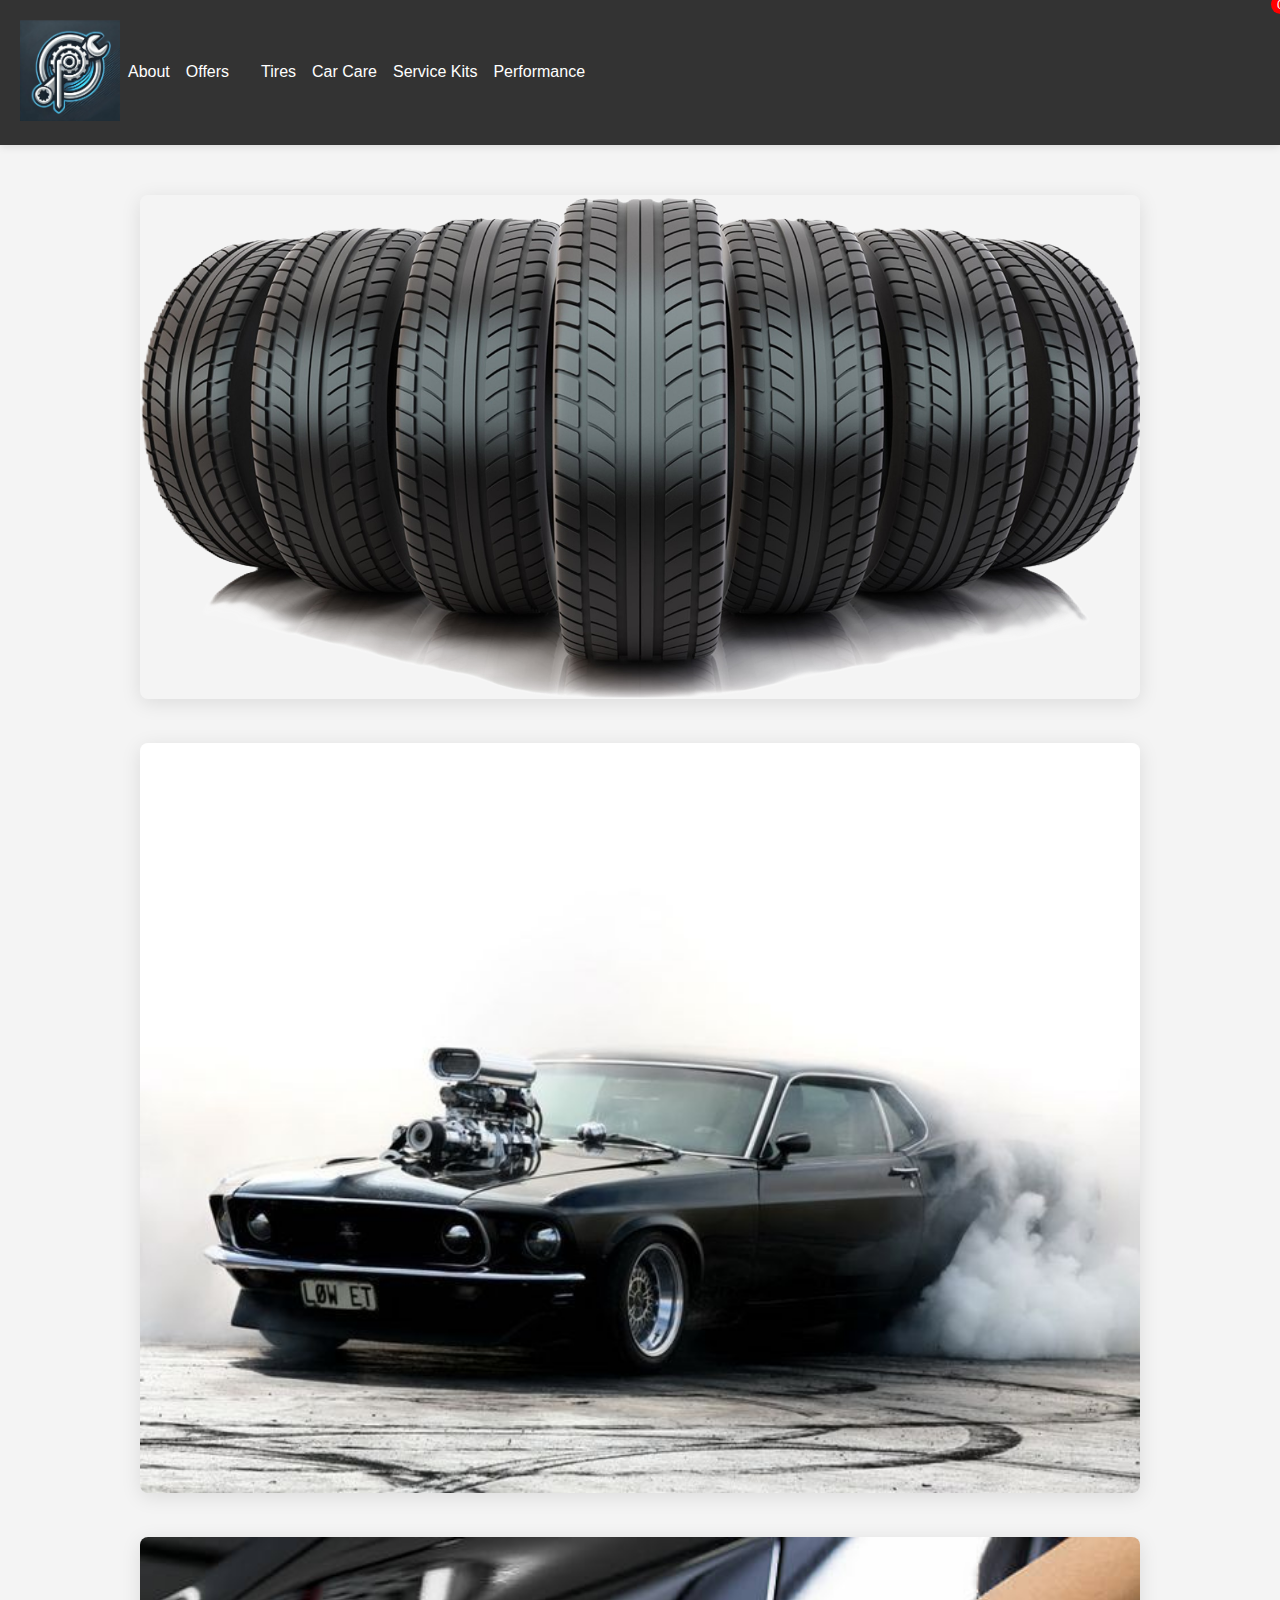
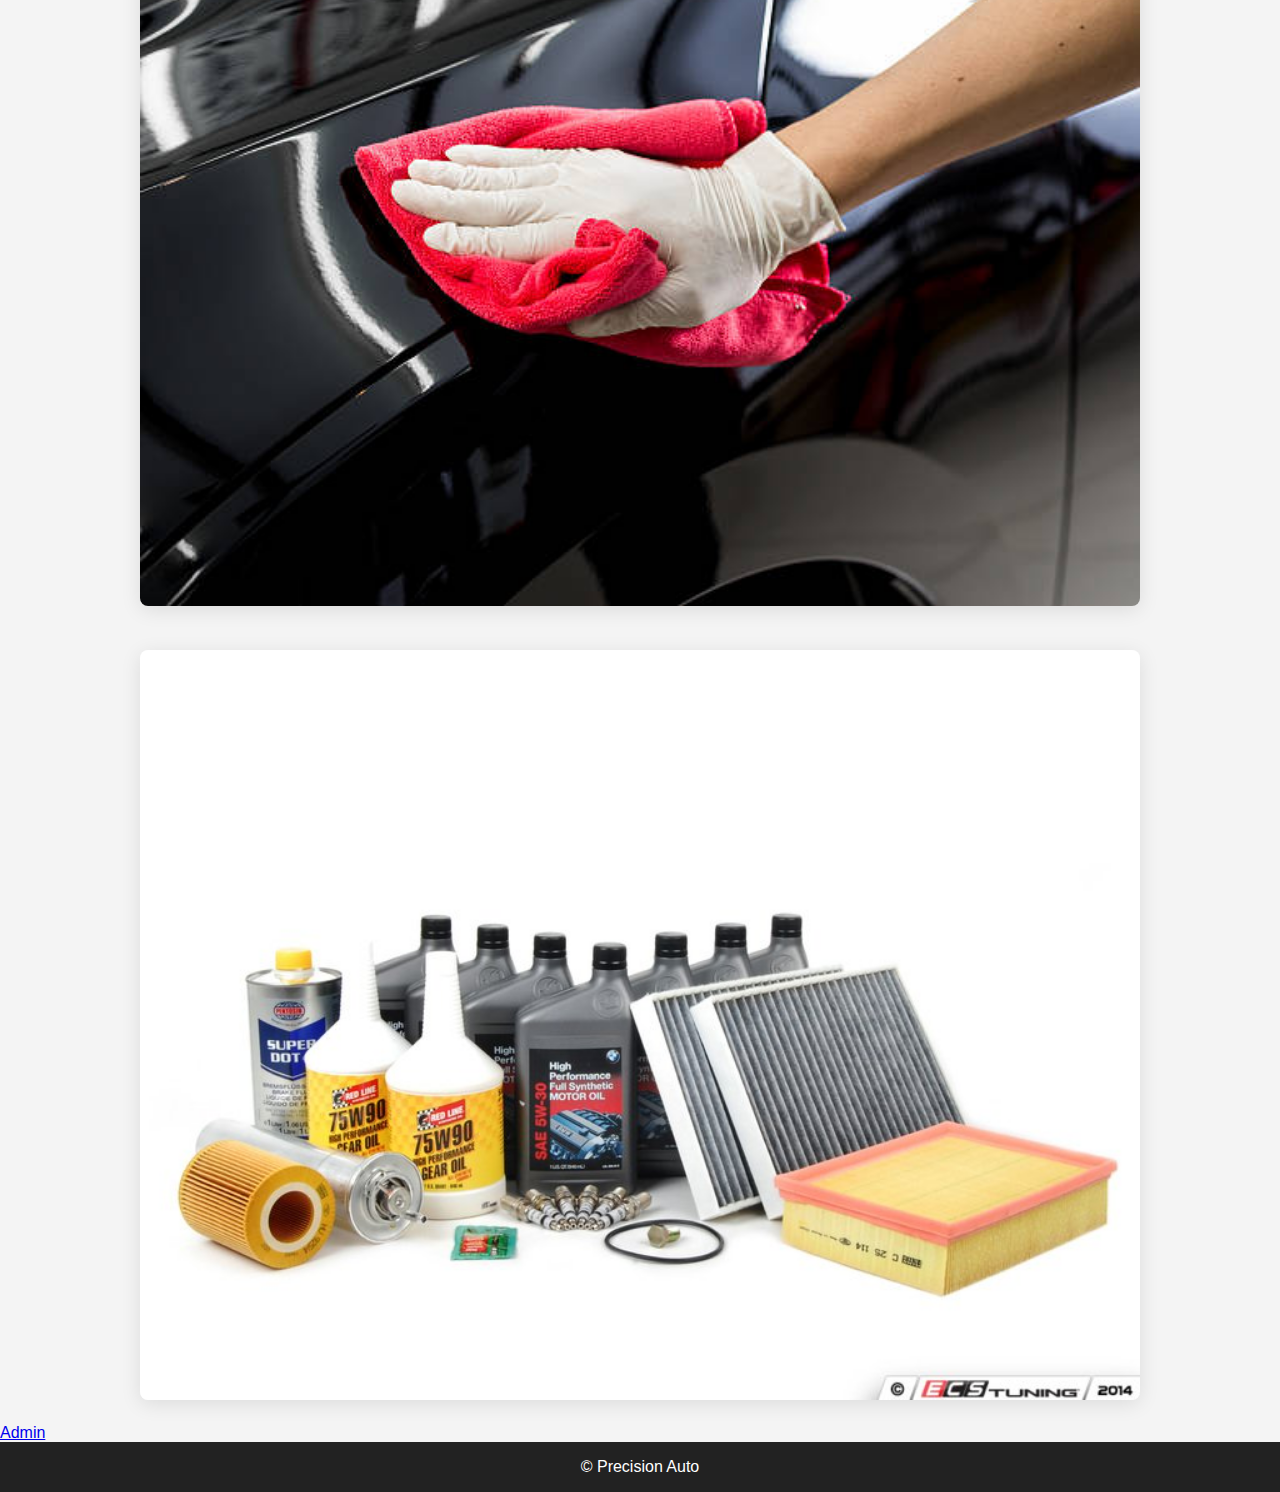
<file: index.html>
<!DOCTYPE html>
<html lang="en">
<head>
  <meta charset="UTF-8" />
  <meta name="viewport" content="width=device-width, initial-scale=1.0" />
  <title>Precision Auto</title>
  <link href="https://fonts.googleapis.com/css2?family=Lato:wght@300;400;700;900&display=swap" rel="stylesheet" />
  <link rel="stylesheet" href="style.css" />
</head>

<body>

  <nav>
    <a href="index.html"><img src="./images/logo.jpg" width="100px"/></a>

    <div class="nav-group">
      <!--<div class="nav-heading">Site Pages</div>-->
      <a href="about.html">About</a>
      <a href="limitedOffer.html">Offers</a>
      <a href="cart.html" class="cart-link">
        <i class="fas fa-shopping-cart"></i>
        <span id="cart-count">0</span>
      </a>
    </div>

    <div class="nav-group">
      <!--<div class="nav-heading">Products</div>-->
      <a href="tires.html">Tires</a>
      <a href="carCare.html">Car Care</a>
      <a href="serviceKits.html">Service Kits</a>
      <a href="performanceUpgrade.html">Performance</a>
    </div>
  </nav>

  <div class="container">
    <a href="tires.html"><img src="./images/tiresNoBg.png" alt="Tires" class="sliderImg" /></a>
    <a href="performanceUpgrade.html"><img src="./images/burnout.jpg" alt="Performance Upgrade" class="sliderImg" /></a>
    <a href="carCare.html"><img src="./images/carCare.jpg" alt="Car Care" class="sliderImg" /></a>
    <a href="serviceKits.html"><img src="./images/serviceKit.jpg" alt="Service Kits" class="sliderImg" /></a>
  </div>
  <a href= "login.html">Admin</a>
  <footer>&copy; Precision Auto</footer>

</body>
</html>
</file>
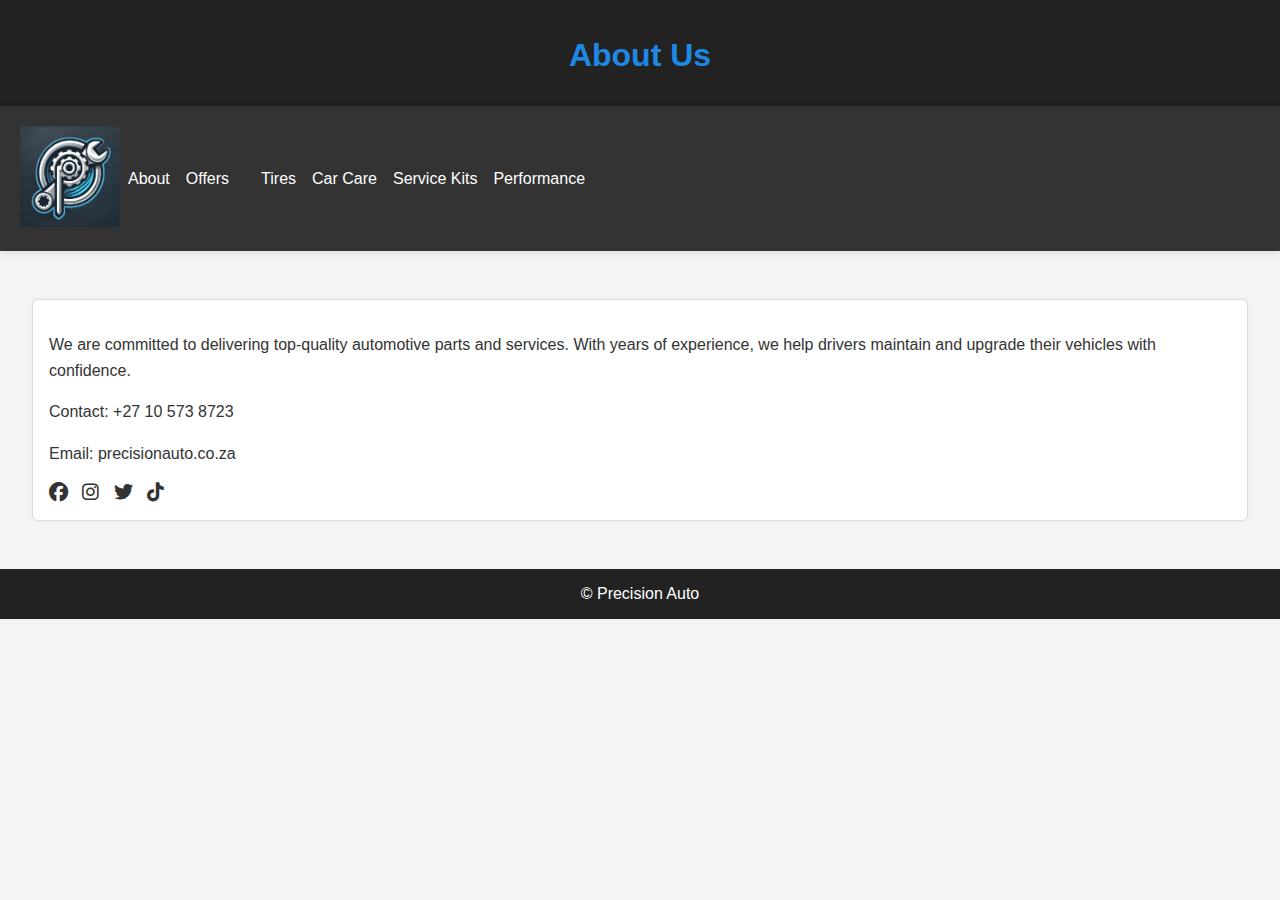
<file: about.html>
<!DOCTYPE html>
<html lang="en">
<head>
  <meta charset="UTF-8" />
  <meta name="viewport" content="width=device-width, initial-scale=1.0"/>
  <link rel="stylesheet" href="style.css" />
  <link rel="stylesheet" href="https://cdnjs.cloudflare.com/ajax/libs/font-awesome/6.4.0/css/all.min.css">
  <title>About Us</title>
</head>

<body>
  <header>
    <h1>About Us</h1>
  </header>

  <nav>
    <a href="index.html"><img src="./images/logo.jpg" width="100px"/></a>
    <div class="nav-group">
      <!--<div class="nav-heading">Site Pages</div>-->
      <a href="about.html">About</a>
      <a href="limitedOffer.html">Offers</a>
      <a href="cart.html" class="cart-link">
        <!--<i class="fas fa-shopping-cart"></i>
        <span id="cart-count">0</span>-->
      </a>
    </div><br>

    <div class="nav-group">
      <!--<div class="nav-heading">Products</div>-->
      <a href="tires.html">Tires</a>
      <a href="carCare.html">Car Care</a>
      <a href="serviceKits.html">Service Kits</a>
      <a href="performanceUpgrade.html">Performance</a>
    </div>
  </nav>

  <main>
    <div class="card">
      <p>We are committed to delivering top-quality automotive parts and services. With years of experience, we help drivers maintain and upgrade their vehicles with confidence.</p>
      <p>Contact: +27 10 573 8723</p>
      <p>Email: precisionauto.co.za</p>

      <!-- Social Media Icons -->
      <div class="social-icons">
        <a href="#" aria-label="Facebook"><i class="fab fa-facebook"></i></a>
        <a href="#" aria-label="Instagram"><i class="fab fa-instagram"></i></a>
        <a href="#" aria-label="Twitter"><i class="fab fa-twitter"></i></a>
        <a href="#" aria-label="TikTok"><i class="fab fa-tiktok"></i></a>
      </div>
    </div>
  </main>
  <footer>&copy; Precision Auto</footer>

</body>
</html>
</file>
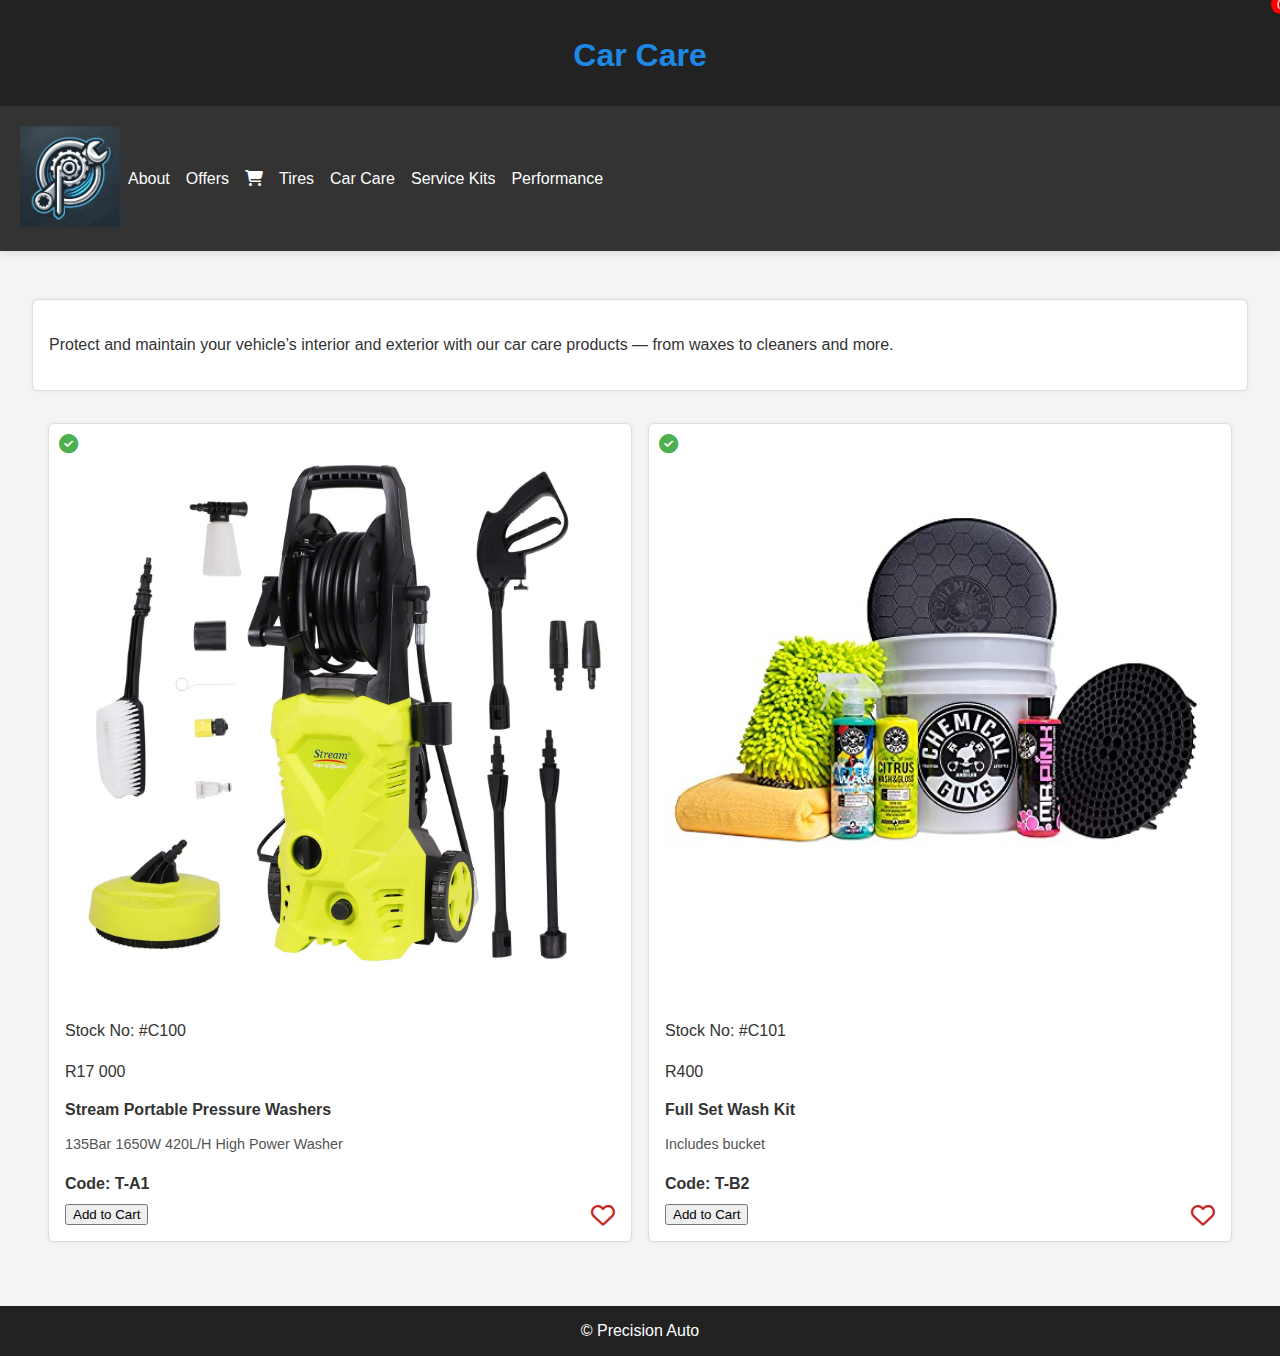
<file: carCare.html>
<!DOCTYPE html>
<html lang="en">
<head>
  <meta charset="UTF-8"/>
  <meta name="viewport" content="width=device-width, initial-scale=1.0"/>
  <link rel="stylesheet" href="style.css"/>
  <link rel="stylesheet" href="https://cdnjs.cloudflare.com/ajax/libs/font-awesome/6.4.0/css/all.min.css">
  <title>Car Care</title>
</head>

<body>
  <header>
    <h1>Car Care</h1>
  </header>

  <nav>
    <a href="index.html"><img src="./images/logo.jpg" width="100px"/></a>

    <div class="nav-group">
      <!--<div class="nav-heading">Site Pages</div>-->
      <a href="about.html">About</a>
      <a href="limitedOffer.html">Offers</a>
      <a href="cart.html" class="cart-link">
        <i class="fas fa-shopping-cart"></i>
        <span id="cart-count">0</span>
      </a>
    </div>

    <div class="nav-group">
      <!--<div class="nav-heading">Products</div>-->
      <a href="tires.html">Tires</a>
      <a href="careCare.html">Car Care</a>
      <a href="serviceKit.html">Service Kits</a>
      <a href="performanceUpgrade.html">Performance</a>
    </div>
  </nav>



  <main>
    <div class="card">
      <p>Protect and maintain your vehicle’s interior and exterior with our car care products — from waxes to cleaners and more.</p>
    </div>
  
    <!-- Product Grid Section -->
    <div class="product-grid">
      <!-- Product Card 1 -->
      <div class="card">
        <img src="images/power-washer.jpg" alt="Power Washer">
        <div class="check-icon">
          <i class="fas fa-check-circle"></i>
        </div>
        <p>Stock No: #C100</p>
        <p>R17 000</p>
        <h4>Stream Portable Pressure Washers</h4>
        <p class="location">135Bar 1650W 420L/H High Power Washer</p>
        <p class="code">Code: T-A1</p>
        <button class="fav"><i class="far fa-heart"></i></button>
        <button class="add-to-cart" data-id="C100" data-name="Pressure Washer" data-price="17000">Add to Cart</button>

      </div>

      <!-- Product Card 2 -->
      <div class="card">
        <img src="images/wash-kit-complete.jpg" alt="Complete Wash Kit">
        <div class="check-icon"><i class="fas fa-check-circle"></i></div>
        <p>Stock No: #C101</p>
        <p>R400</p>
        <h4>Full Set Wash Kit</h4>
        <p class="location">Includes bucket</p>
        <p class="code">Code: T-B2</p>
        <button class="fav"><i class="far fa-heart"></i></button>
        <button class="add-to-cart" data-id="C101" data-name="Wash kit" data-price="400">Add to Cart</button>

      </div>

  </main>

  <footer>&copy; Precision Auto</footer>
</body>
</html>

<script>
  // Initialize cart in localStorage if not present
  if (!localStorage.getItem('cart')) {
    localStorage.setItem('cart', JSON.stringify([]));
  }

  document.querySelectorAll('.add-to-cart').forEach(button => {
    button.addEventListener('click', () => {
      const product = {
        id: button.dataset.id,
        name: button.dataset.name,
        price: parseFloat(button.dataset.price),
        quantity: 1
      };

      let cart = JSON.parse(localStorage.getItem('cart')) || [];

      const existing = cart.find(item => item.id === product.id);
      if (existing) {
        existing.quantity += 1;
      } else {
        cart.push(product);
      }

      localStorage.setItem('cart', JSON.stringify(cart));
      updateCartCount();
    });
  });

  function updateCartCount() {
    const cart = JSON.parse(localStorage.getItem('cart')) || [];
    const count = cart.reduce((total, item) => total + item.quantity, 0);
    document.getElementById('cart-count').textContent = count;
  }

  updateCartCount(); // initialize count on load
</script>
</file>
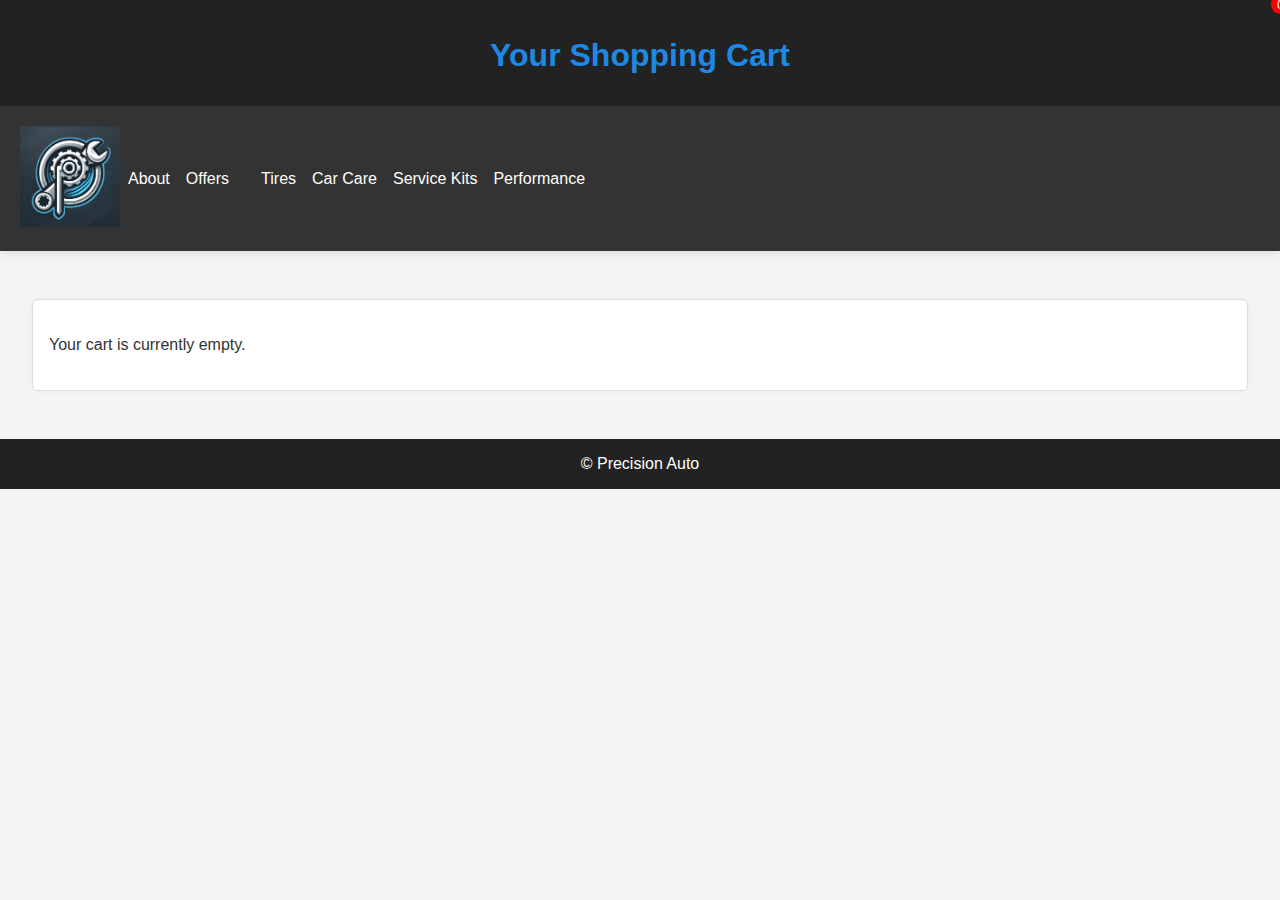
<file: cart.html>
<!DOCTYPE html>
<html lang="en">
<head>
  <meta charset="UTF-8"/>
  <meta name="viewport" content="width=device-width, initial-scale=1.0"/>
  <link rel="stylesheet" href="style.css"/>
  <title>Your Cart</title>
</head>

<body>
  <header>
    <h1>Your Shopping Cart</h1>
  </header>

  <nav>
    <a href="index.html"><img src="./images/logo.jpg" width="100px"/></a>

    <div class="nav-group">
      <!--<div class="nav-heading">Site Pages</div>-->
      <a href="about.html">About</a>
      <a href="limitedOffer.html">Offers</a>
      <a href="cart.html" class="cart-link">
        <i class="fas fa-shopping-cart"></i>
        <span id="cart-count">0</span>
      </a>
    </div>

    <div class="nav-group">
      <!--<div class="nav-heading">Products</div>-->
      <a href="tires.html">Tires</a>
      <a href="careCare.html">Car Care</a>
      <a href="serviceKit.html">Service Kits</a>
      <a href="performanceUpgrade.html">Performance</a>
    </div>
  </nav>

  <main>
    <div class="card">
      <p>Your cart is currently empty.</p>
    </div>
  </main>
  <footer>&copy; Precision Auto</footer>

</body>
</html>
</file>
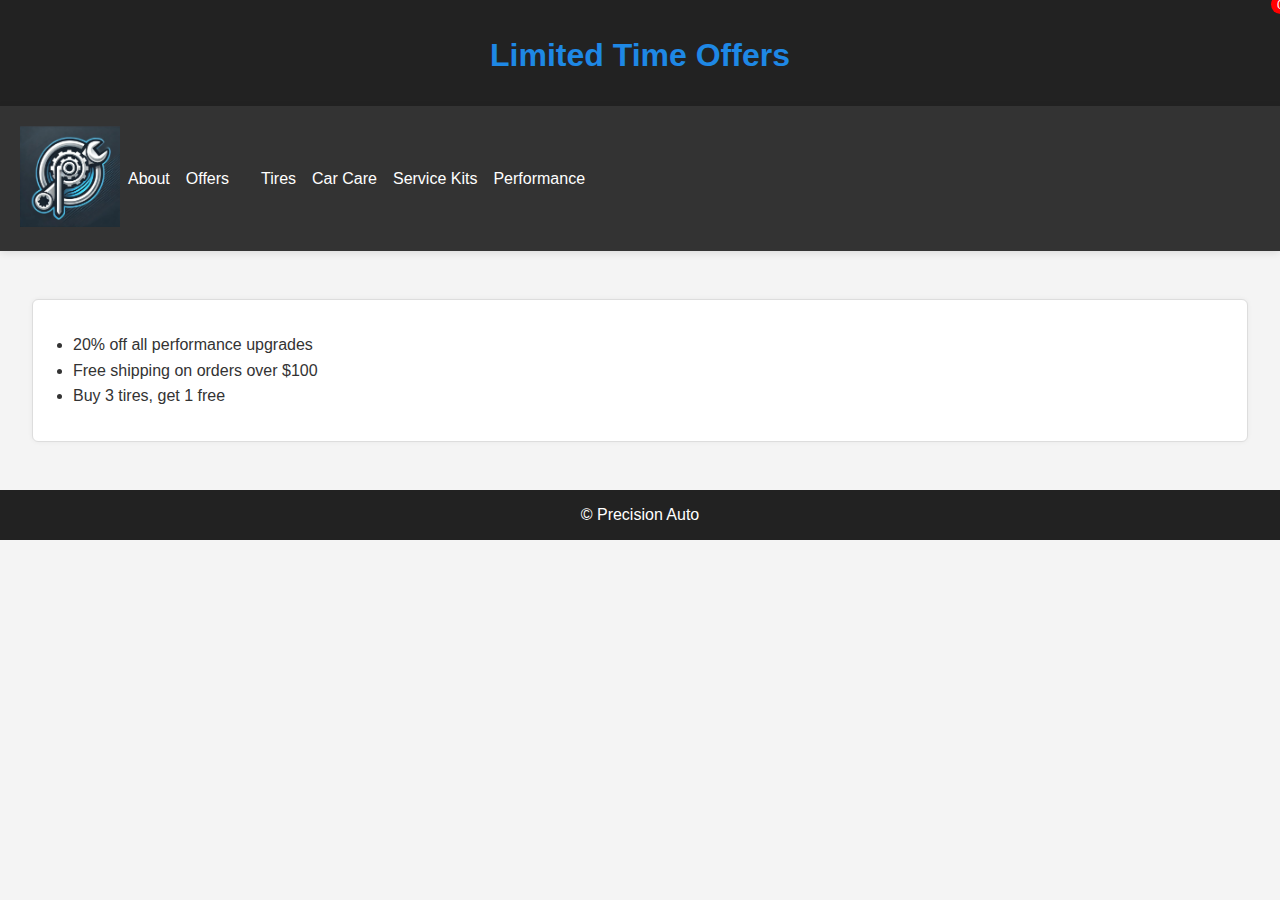
<file: limitedOffer.html>
<!DOCTYPE html>
<html lang="en">
<head>
  <meta charset="UTF-8"/>
  <meta name="viewport" content="width=device-width, initial-scale=1.0"/>
  <link rel="stylesheet" href="style.css"/>
  <title>Limited Offers</title>
</head>

<body>
  <header>
    <h1>Limited Time Offers</h1>
  </header>

  <nav>
    <a href="index.html"><img src="./images/logo.jpg" width="100px"/></a>

    <div class="nav-group">
      <!--<div class="nav-heading">Site Pages</div>-->
      <a href="about.html">About</a>
      <a href="limitedOffer.html">Offers</a>
      <a href="cart.html" class="cart-link">
        <i class="fas fa-shopping-cart"></i>
        <span id="cart-count">0</span>
      </a>
    </div>

    <div class="nav-group">
      <!--<div class="nav-heading">Products</div>-->
      <a href="tires.html">Tires</a>
      <a href="careCare.html">Car Care</a>
      <a href="serviceKit.html">Service Kits</a>
      <a href="performanceUpgrade.html">Performance</a>
    </div>
  </nav>

  <main>
    <div class="card">
      <ul>
        <li>20% off all performance upgrades</li>
        <li>Free shipping on orders over $100</li>
        <li>Buy 3 tires, get 1 free</li>
      </ul>
    </div>
  </main>
  <footer>&copy; Precision Auto</footer>

</body>
</html>
</file>
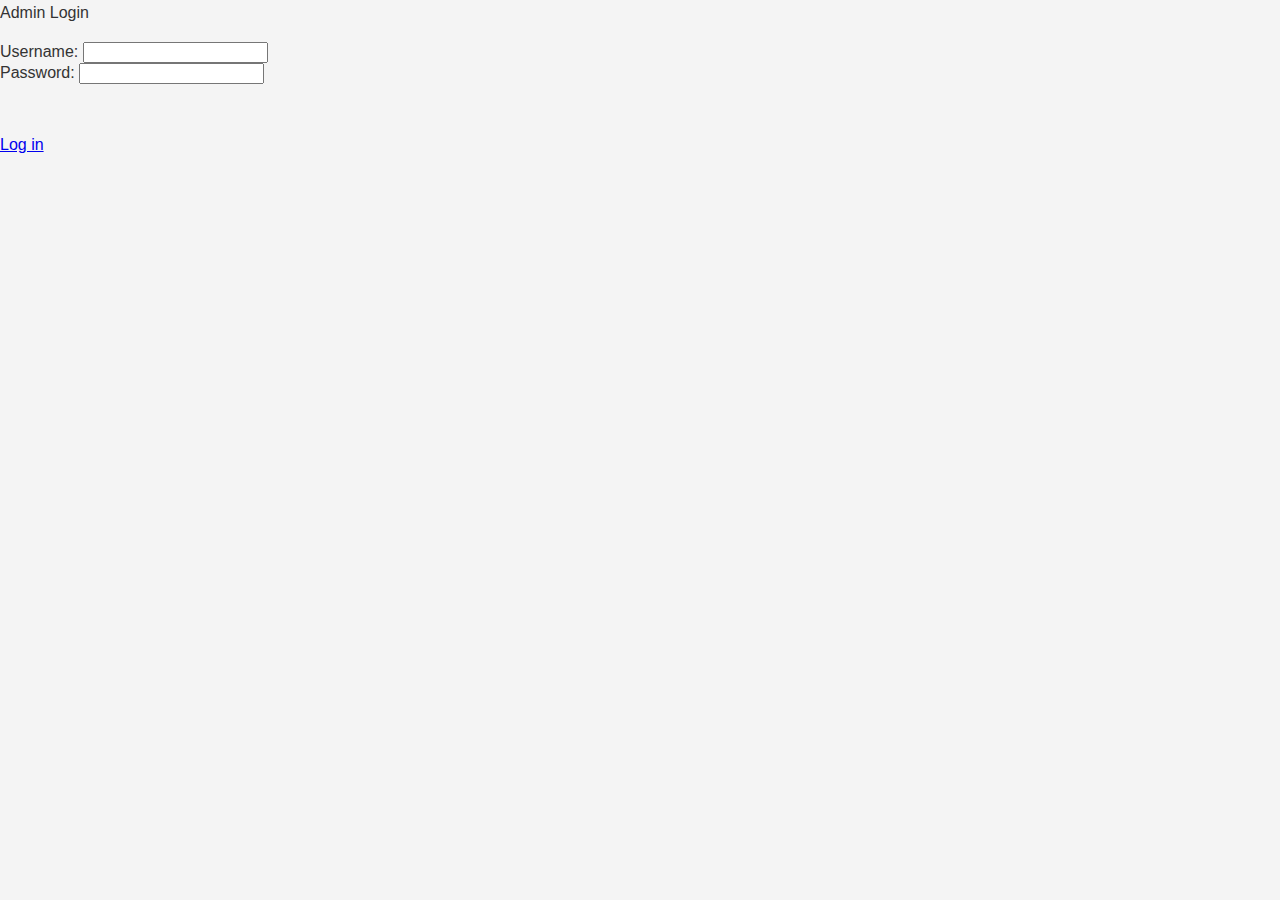
<file: login.html>
<html>
	<head>
		<link rel="stylesheet" type="text/css" href="style.css">
	</head>
	
	<body>
		<p>Admin Login </p>
			
		<form>
			<label for="usernameInput"> Username: </label> <input type="text" id="usernameInput"/> <br/>
			<label for="passwordInput"> Password: </label> <input type="password" id="passwordInput"/>
			<p id="message"></p>
			<br/><br/>
			<a href="#" onclick = "verifyUser()" >Log in</a>
		</form>
			
		<script>
			function verifyUser(){
				var username = document.getElementById("usernameInput").value;
				var password = document.getElementById("passwordInput").value;
				
				checkUserCreds(username, password);
			}
			function checkUserCreds(username, password){
				var systemUsername = "Precision-Admin";
				var systemPassword = "password#99";
				
				if(username == systemUsername && password == systemPassword){
					window.location.href ="./admin/indexAdmin.html";
				}
				else{
					document.getElementById("message").innerHTML = "Username/password is wrong."; 
				}
			}
		</script>
	</body>
</html>

<!--
<!DOCTYPE html>
<html lang="en">
<head>
  <title>Admin Login</title>
</head>
<body>
  <h2>Admin login</h2>
  <form method="POST" action="login.php">
    <input type="text" name="username" placeholder="Admin Username">
    <input type="password" name="password" placeholder="Password">
    <button type="submit">Login</button>
  </form>
</body>
</html>
-->
</file>
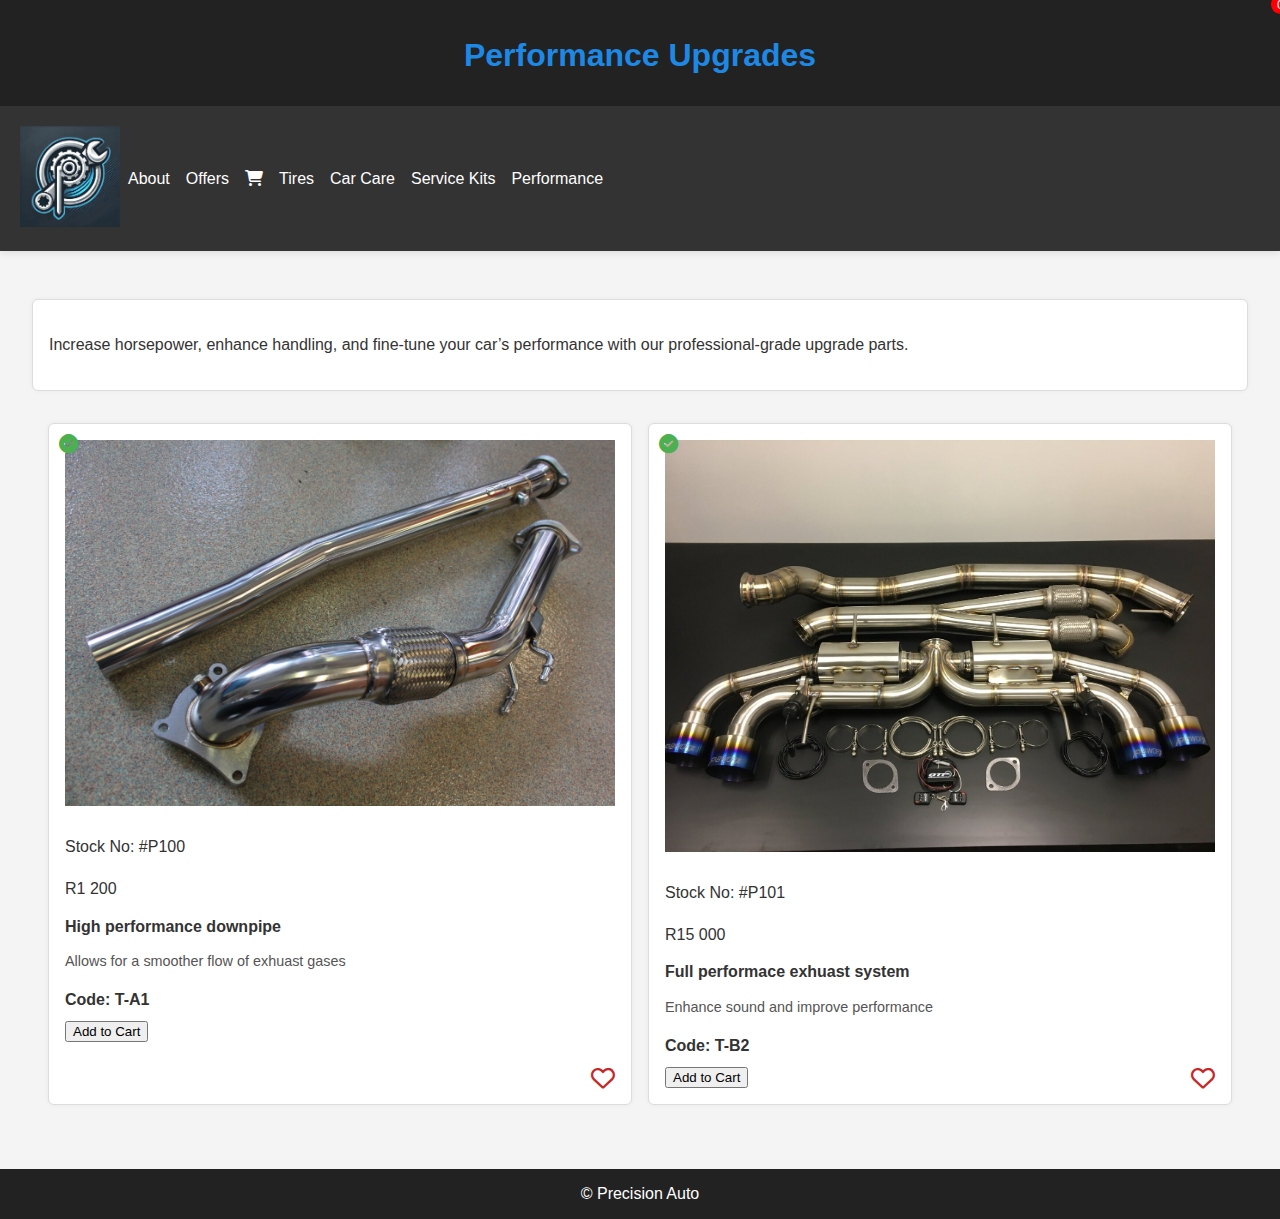
<file: performanceUpgrade.html>
<!DOCTYPE html>
<html lang="en">
<head>
  <meta charset="UTF-8"/>
  <meta name="viewport" content="width=device-width, initial-scale=1.0"/>
  <link rel="stylesheet" href="style.css"/>
  <link rel="stylesheet" href="https://cdnjs.cloudflare.com/ajax/libs/font-awesome/6.4.0/css/all.min.css">
  <title>Performance Upgrades</title>
</head>

<body>
  <header>
    <h1>Performance Upgrades</h1>
  </header>

  <nav>
    <a href="index.html"><img src="./images/logo.jpg" width="100px"/></a>
    <div class="nav-group">
      <!--<div class="nav-heading">Site Pages</div>-->
      <a href="about.html">About</a>
      <a href="limitedOffer.html">Offers</a>
      <a href="cart.html" class="cart-link">
        <i class="fas fa-shopping-cart"></i>
        <span id="cart-count">0</span>
      </a>
    </div>

    <div class="nav-group">
      <!--<div class="nav-heading">Products</div>-->
      <a href="tires.html">Tires</a>
      <a href="careCare.html">Car Care</a>
      <a href="serviceKit.html">Service Kits</a>
      <a href="performanceUpgrade.html">Performance</a>
    </div>
  </nav>



  <main>
    <div class="card">
      <p>Increase horsepower, enhance handling, and fine-tune your car’s performance with our professional-grade upgrade parts.</p>
    </div>

    <!-- Product Grid Section -->
    <div class="product-grid">
      <!-- Product Card 1 -->
      <div class="card">
        <img src="images/downpipe.jpg" alt="Downpipe">
        <div class="check-icon">
          <i class="fas fa-check-circle"></i>
        </div>
        <p>Stock No: #P100</p>
        <p>R1 200</p>
        <h4>High performance downpipe</h4>
        <p class="location">Allows for a smoother flow of exhuast gases</p>
        <p class="code">Code: T-A1</p>
        <button class="fav"><i class="far fa-heart"></i></button>
        <button class="add-to-cart" data-id="P100" data-name="High performance downpipe" data-price="1200">Add to Cart</button>

      </div>

      <!-- Product Card 2 -->
      <div class="card">
        <img src="images/valvetronic-exhaust.jpg" alt="Complete valved exhuast">
        <div class="check-icon">
          <i class="fas fa-check-circle"></i>
        </div>
        <p>Stock No: #P101</p>
        <p>R15 000</p>
        <h4>Full performace exhuast system</h4>
        <p class="location">Enhance sound and improve performance</p>
        <p class="code">Code: T-B2</p>
        <button class="fav"><i class="far fa-heart"></i></button>
        <button class="add-to-cart" data-id="P101" data-name="Full performance exhuast system" data-price="15000">Add to Cart</button>

      </div>


  </main>
  <footer>&copy; Precision Auto</footer>
</body>
</html>

<script>
  // Initialize cart in localStorage if not present
  if (!localStorage.getItem('cart')) {
    localStorage.setItem('cart', JSON.stringify([]));
  }

  document.querySelectorAll('.add-to-cart').forEach(button => {
    button.addEventListener('click', () => {
      const product = {
        id: button.dataset.id,
        name: button.dataset.name,
        price: parseFloat(button.dataset.price),
        quantity: 1
      };

      let cart = JSON.parse(localStorage.getItem('cart')) || [];

      const existing = cart.find(item => item.id === product.id);
      if (existing) {
        existing.quantity += 1;
      } else {
        cart.push(product);
      }

      localStorage.setItem('cart', JSON.stringify(cart));
      updateCartCount();
    });
  });

  function updateCartCount() {
    const cart = JSON.parse(localStorage.getItem('cart')) || [];
    const count = cart.reduce((total, item) => total + item.quantity, 0);
    document.getElementById('cart-count').textContent = count;
  }

  updateCartCount(); // initialize count on load
</script>
</file>
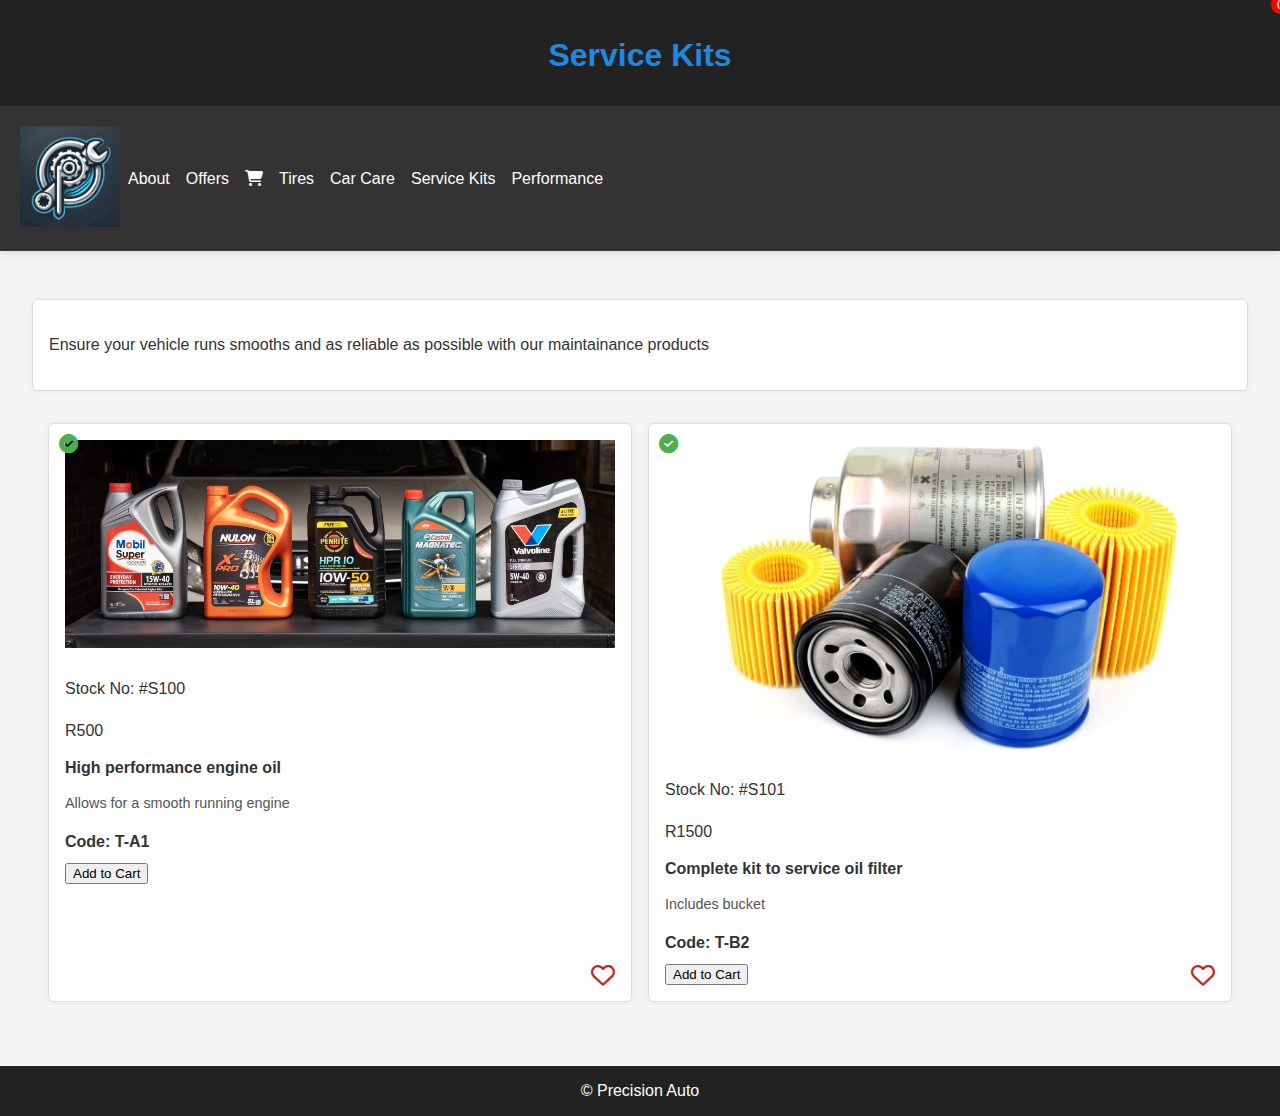
<file: serviceKits.html>
<!DOCTYPE html>
<html lang="en">
<head>
  <meta charset="UTF-8"/>
  <meta name="viewport" content="width=device-width, initial-scale=1.0"/>
  <link rel="stylesheet" href="style.css"/>
  <link rel="stylesheet" href="https://cdnjs.cloudflare.com/ajax/libs/font-awesome/6.4.0/css/all.min.css">
  <title>Service Kits</title>
</head>

<body>
  <header>
    <h1>Service Kits</h1>
  </header>

  <nav>
    <a href="index.html"><img src="./images/logo.jpg" width="100px"/></a>

    <div class="nav-group">
      <!--<div class="nav-heading">Site Pages</div>-->
      <a href="about.html">About</a>
      <a href="limitedOffer.html">Offers</a>
      <a href="cart.html" class="cart-link">
        <i class="fas fa-shopping-cart"></i>
        <span id="cart-count">0</span>
      </a>
    </div>

    <div class="nav-group">
      <!--<div class="nav-heading">Products</div>-->
      <a href="tires.html">Tires</a>
      <a href="carCare.html">Car Care</a>
      <a href="serviceKits.html">Service Kits</a>
      <a href="performanceUpgrade.html">Performance</a>
    </div>
  </nav>

  <main>
    <div class="card">
      <p>Ensure your vehicle runs smooths and as reliable as possible with our maintainance products</p>
    </div>

    <!-- Product Grid Section -->
    <div class="product-grid">
      <!-- Product Card 1 -->
      <div class="card">
        <img src="images/engine-oil.jpg" alt="Oil Filter">
        <div class="check-icon">
          <i class="fas fa-check-circle"></i>
        </div>
        <p>Stock No: #S100</p>
        <p>R500</p>
        <h4>High performance engine oil</h4>
        <p class="location">Allows for a smooth running engine</p>
        <p class="code">Code: T-A1</p>
        <button class="fav"><i class="far fa-heart"></i></button>
        <button class="add-to-cart" data-id="S100" data-name="High performance engine oil" data-price="500">Add to Cart</button>

      </div>

      <!-- Product Card 2 -->
      <div class="card">
        <img src="images/oil-filter.jpg" alt="Filters oil">
        <div class="check-icon">
          <i class="fas fa-check-circle"></i>
        </div>
        <p>Stock No: #S101</p>
        <p>R1500</p>
        <h4>Complete kit to service oil filter</h4>
        <p class="location">Includes bucket</p>
        <p class="code">Code: T-B2</p>
        <button class="fav"><i class="far fa-heart"></i></button>
        <button class="add-to-cart" data-id="S101" data-name="Service Kit" data-price="1500">Add to Cart</button>

      </div>

  </main>
  <footer>&copy; Precision Auto</footer>
</body>
</html>
<!--
<script>
  // Initialize cart in localStorage if not present
  if (!localStorage.getItem('cart')) {
    localStorage.setItem('cart', JSON.stringify([]));
  }

  document.querySelectorAll('.add-to-cart').forEach(button => {
    button.addEventListener('click', () => {
      const product = {
        id: button.dataset.id,
        name: button.dataset.name,
        price: parseFloat(button.dataset.price),
        quantity: 1
      };

      let cart = JSON.parse(localStorage.getItem('cart')) || [];

      const existing = cart.find(item => item.id === product.id);
      if (existing) {
        existing.quantity += 1;
      } else {
        cart.push(product);
      }

      localStorage.setItem('cart', JSON.stringify(cart));
      updateCartCount();
    });
  });

  function updateCartCount() {
    const cart = JSON.parse(localStorage.getItem('cart')) || [];
    const count = cart.reduce((total, item) => total + item.quantity, 0);
    document.getElementById('cart-count').textContent = count;
  }

  updateCartCount(); // initialize count on load
</script>
-->
</file>
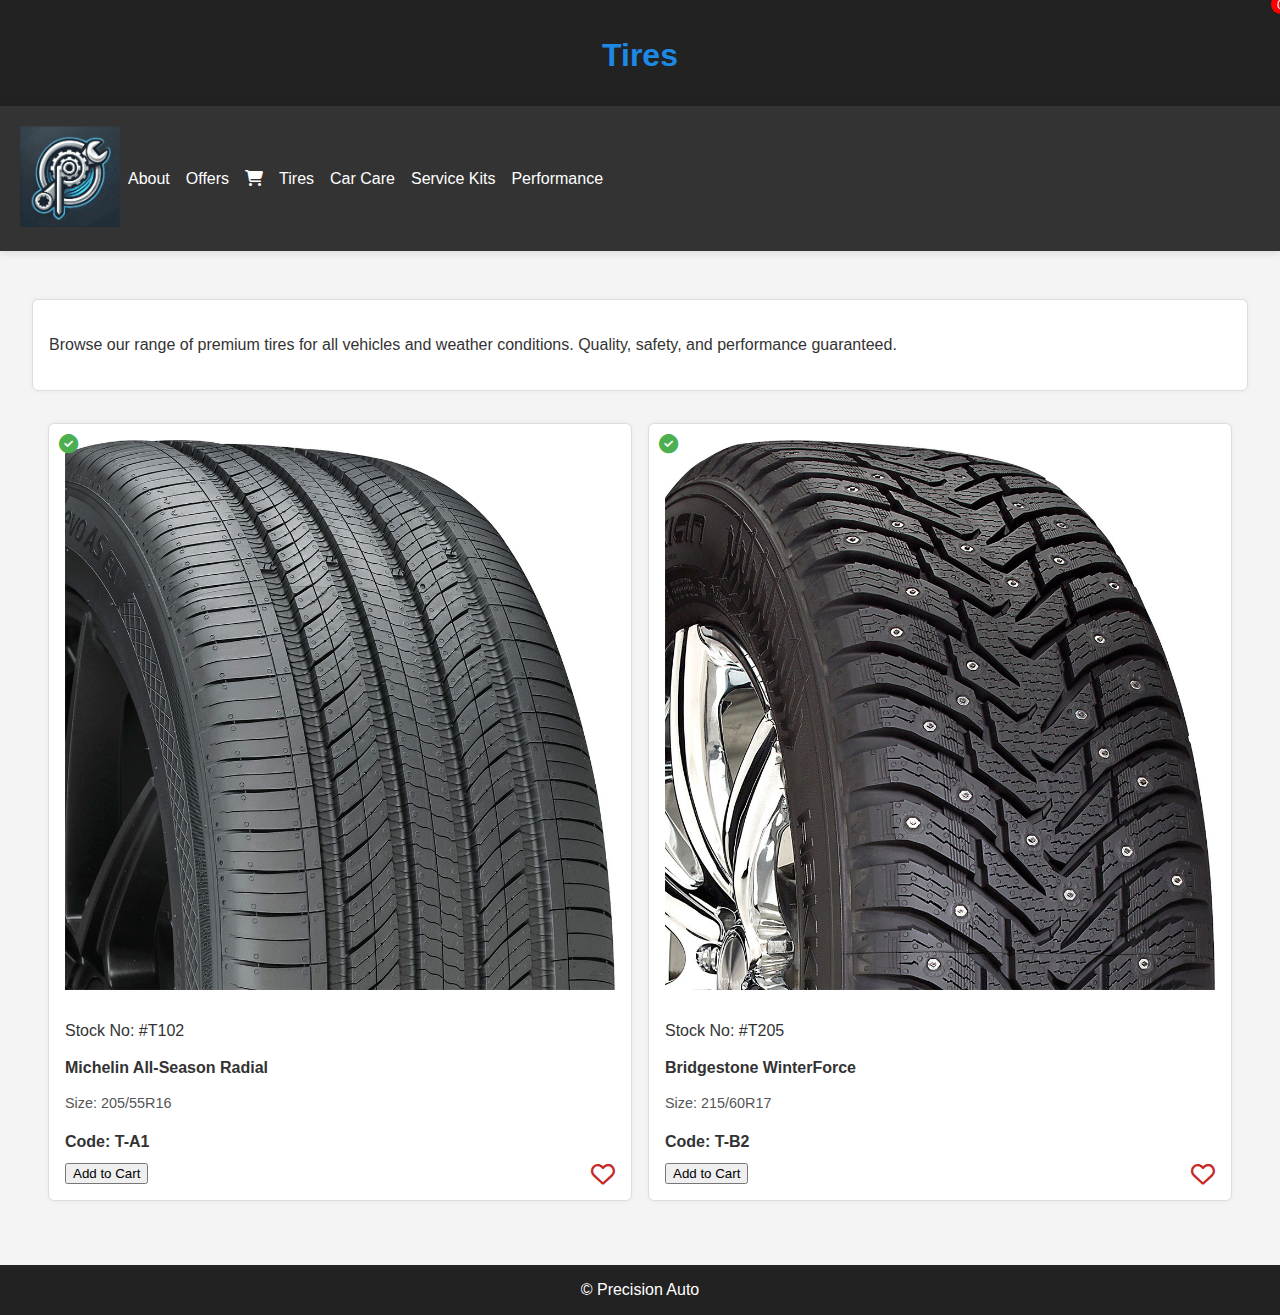
<file: tires.html>
<!DOCTYPE html>
<html lang="en">
  <head>
    <meta charset="UTF-8"/>
    <meta name="viewport" content="width=device-width, initial-scale=1.0"/>
    <link rel="stylesheet" href="style.css"/>
    <link rel="stylesheet" href="https://cdnjs.cloudflare.com/ajax/libs/font-awesome/6.4.0/css/all.min.css"/>
    <title>Tires</title>
  </head>

  <body>
    <header>
      <h1>Tires</h1>
    </header>

    <nav>
      <a href="index.html"><img src="./images/logo.jpg" width="100px"/></a>
      <div class="nav-group">
        <!--<div class="nav-heading">Site Pages</div>-->
        <a href="about.html">About</a>
        <a href="limitedOffer.html">Offers</a>
        <a href="cart.html" class="cart-link">
          <i class="fas fa-shopping-cart"></i>
          <span id="cart-count">0</span>
        </a>
      </div>

      <div class="nav-group">
        <!--<div class="nav-heading">Products</div>-->
        <a href="tires.html">Tires</a>
        <a href="carCare.html">Car Care</a>
        <a href="serviceKits.html">Service Kits</a>
        <a href="performanceUpgrade.html">Performance</a>
      </div>
    </nav>


    <main>
      <div class="card">
        <p>Browse our range of premium tires for all vehicles and weather conditions. Quality, safety, and performance guaranteed.</p>
      </div>

      <!-- Product Grid Section -->
      <div class="product-grid">
        <!-- Product Card 1 -->
        <div class="card">
          <img src="images/all-season-tires.jpg" alt="Premium All-Season Tire">
          <div class="check-icon"><i class="fas fa-check-circle"></i></div>

          <p>Stock No: #T102</p>
          <h4>Michelin All-Season Radial</h4>
          <p class="location">Size: 205/55R16</p>
          <p class="code">Code: T-A1</p>

          <button class="fav"><i class="far fa-heart"></i></button>
          <button class="add-to-cart" data-id="T102" data-name="Michelin All-Season Radial" data-size="205/55R16" data-code="T-A1">Add to Cart</button>
        </div>

        <!-- Product Card 2 -->
        <div class="card">
          <img src="images/snow-tires.jpg" alt="Winter Snow Tire">
          <div class="check-icon"><i class="fas fa-check-circle"></i></div>
        
          <p>Stock No: #T205</p>
          <h4>Bridgestone WinterForce</h4>
          <p class="location">Size: 215/60R17</p>
          <p class="code">Code: T-B2</p>
        
          <button class="fav"><i class="far fa-heart"></i></button>
          <button class="add-to-cart" data-id="T205" data-name="Bridgestone WinterForce" data-size="215/60R17" data-code="T-B2">Add to Cart</button>
        </div>

      </div>
    </main>

    <script>
        const cartContainer = document.getElementById('cart-items');
        const totalPriceEl = document.getElementById('total-price');
        const cart = JSON.parse(localStorage.getItem('cart')) || [];

        if (cart.length === 0) {
          cartContainer.innerHTML = '<p>Your cart is empty.</p>';
        } else {
          let total = 0;
          cart.forEach(item => {
            total += item.price * item.quantity;
            cartContainer.innerHTML += `
              <div>
                <strong>${item.name}</strong> (x${item.quantity}) - R${item.price * item.quantity}
              </div>
            `;
          });
          totalPriceEl.textContent = `Total: R${total}`;
        }

        function checkout() {
          alert('Proceeding to checkout...');
          // Add checkout logic or redirect
        }
      </script>

    <footer>&copy; Precision Auto</footer>
  </body>
</html>

<script>
  // Initialize cart in localStorage if not present
  if (!localStorage.getItem('cart')) {
    localStorage.setItem('cart', JSON.stringify([]));
  }

  document.querySelectorAll('.add-to-cart').forEach(button => {
    button.addEventListener('click', () => {
      const product = {
        id: button.dataset.id,
        name: button.dataset.name,
        price: parseFloat(button.dataset.price),
        quantity: 1
      };

      let cart = JSON.parse(localStorage.getItem('cart')) || [];

      const existing = cart.find(item => item.id === product.id);
      if (existing) {
        existing.quantity += 1;
      } else {
        cart.push(product);
      }

      localStorage.setItem('cart', JSON.stringify(cart));
      updateCartCount();
    });
  });

  function updateCartCount() {
    const cart = JSON.parse(localStorage.getItem('cart')) || [];
    const count = cart.reduce((total, item) => total + item.quantity, 0);
    document.getElementById('cart-count').textContent = count;
  }

  updateCartCount(); // initialize count on load
</script>
</file>
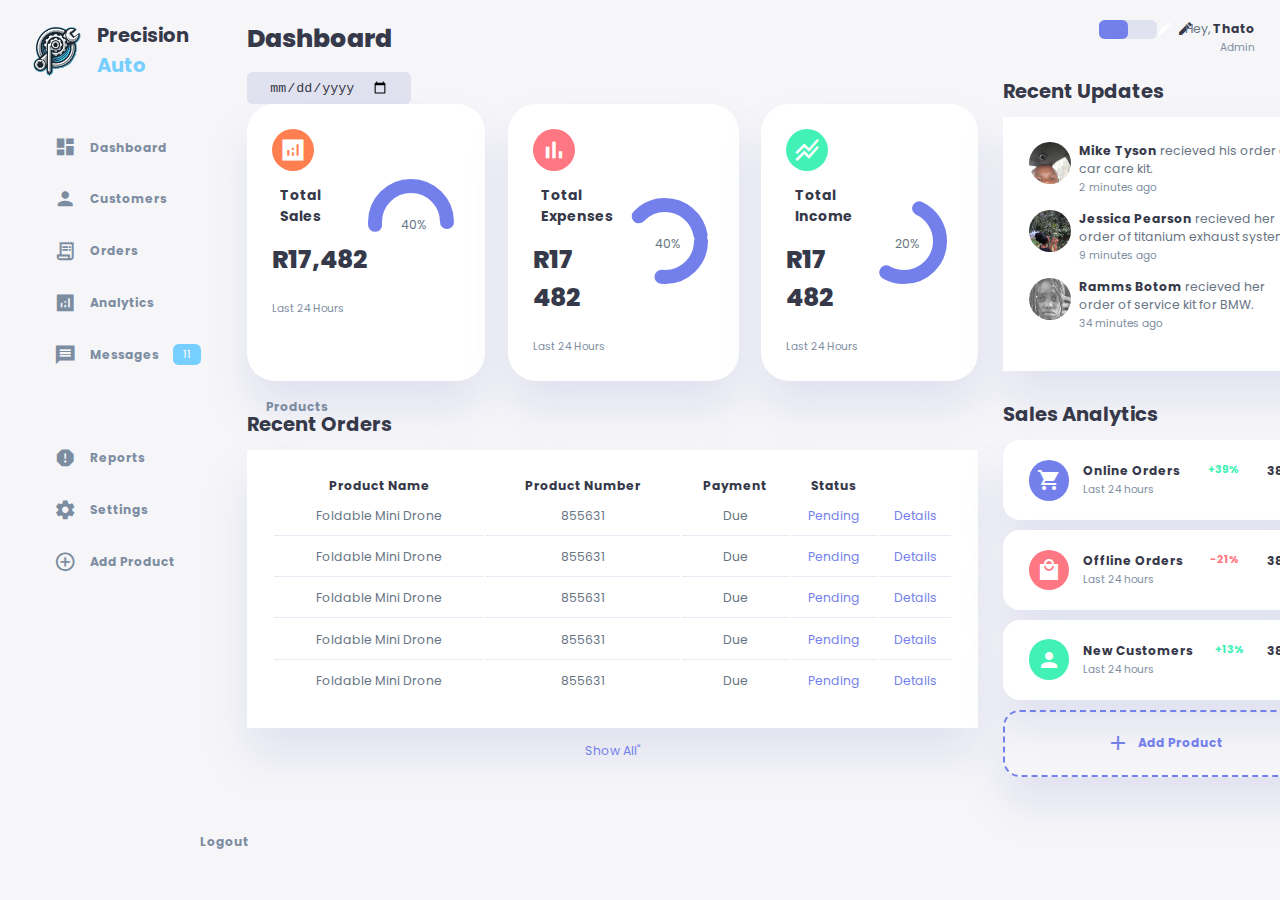
<file: admin/indexAdmin.html>
<!DOCTYPE html>
<html lang="en">
<head>
    <meta charset="UTF-8">
    <meta http-equiv="X-UA-Compatible" content="IE=edge">
    <meta name="viewport" content="width=device-width, initial-scale=1.0">
    <title>Admin Dashboard</title>
    <link rel="stylesheet" href="https://fonts.googleapis.com/css2?family=Material+Icons+Sharp" rel="stylesheet">
    <link rel="stylesheet" href="./style.css">
</head>
<body>
    <div class="container">
        <aside>
            <div class="top">
                <div class="logo">
                    <img src="./images/logo.png">
                    <h2> Precision <span class="logo color">Auto</span></h2>
                </div>
                <div class="close" id="close-btn">
                    <span class="material-icons-sharp">close</span>
                </div>
            </div>

            <div class="sidebar">
                <a href="#">
                    <span class="material-icons-sharp">dashboard</span>      
                    <h3>Dashboard</h3>
                </a>
                <a href="#">
                    <span class="material-icons-sharp">person</span>      
                    <h3>Customers</h3>
                </a>
                <a href="#">
                    <span class="material-icons-sharp">receipt_long</span>      
                    <h3>Orders</h3>
                </a>
                <a href="#">
                    <span class="material-icons-sharp">analytics</span>      
                    <h3>Analytics</h3>
                </a>
                <a href="#">
                    <span class="material-icons-sharp">message</span>      
                    <h3>Messages</h3>
                    <span class="message-count">11</span>
                </a>
                <a href="#">
                    <span class="material-icons-sharp">inventory</span>      
                    <h3>Products</h3>
                </a>
                <a href="#">
                    <span class="material-icons-sharp">report</span>      
                    <h3>Reports</h3>
                </a>
                <a href="#">
                    <span class="material-icons-sharp">settings</span>      
                    <h3>Settings</h3>
                </a>
                <a href="#">
                    <span class="material-icons-sharp">add_circle_outline</span>      
                    <h3>Add Product</h3>
                </a>
                <a href="/index.html">
                    <span class="material-icons-sharp">logout</span>      
                    <h3>Logout</h3>
                </a>
            </div>
        </aside>
        <!----------- End of Aside ----------->
        <main>
            <h1>Dashboard</h1>

            <div class="date">
                <input type="date">
            </div>

            <div class="insights">
                <div class="sales">
                    <span class="material-icons-sharp">analytics</span>
                    <div class="middle">
                        <div class="left">
                            <h3>Total Sales</h3>
                            <h1>R17,482</h1>
                        </div>
                        <div class="progress">
                            <svg>
                                <circle cx='38' cy='38' r='36'></circle>
                            </svg>
                            <div class="number">
                                <p>40%</p>
                            </div>
                        </div>
                    </div>
                    <small class="text-muted">Last 24 Hours</small>
                </div>
                <!---------------------End of Sales-->
                <div class="expenses">
                    <span class="material-icons-sharp">bar_chart</span>
                    <div class="middle">
                        <div class="left">
                            <h3>Total Expenses</h3>
                            <h1>R17 482</h1>
                        </div>
                        <div class="progress">
                            <svg>
                                <circle cx='38' cy='38' r='36'></circle>
                            </svg>
                            <div class="number">
                                <p>40%</p>
                            </div>
                        </div>
                    </div>
                    <small class="text-muted">Last 24 Hours</small>
                </div>
                <!---------------------End of Expenses-->
                <div class="income">
                    <span class="material-icons-sharp">stacked_line_chart</span>
                    <div class="middle">
                        <div class="left">
                            <h3>Total Income</h3>
                            <h1>R17 482</h1>
                        </div>
                        <div class="progress">
                            <svg>
                                <circle cx='38' cy='38' r='36'></circle>
                            </svg>
                            <div class="number">
                                <p>20%</p>
                            </div>
                        </div>
                    </div>
                    <small class="text-muted">Last 24 Hours</small>
                    <!---------------------End of Total Income-->
                </div>
                <!--End of Insights-->
            </div>
            <div class="recent-order">
                <h2>Recent Orders</h2>
                <table>
                    <thead>
                        <tr>
                            <th>Product Name</th>
                            <th>Product Number</th>
                            <th>Payment</th>
                            <th>Status</th>
                            <th></th>
                        </tr>
                    </thead>
                    <tbody>
                        <tr>
                            <td>Foldable Mini Drone</td>
                            <td>855631</td>
                            <td>Due</td>
                            <td class="warning">Pending</td>
                            <td class="primary">Details</td>
                        </tr>
                        <tr>
                            <td>Foldable Mini Drone</td>
                            <td>855631</td>
                            <td>Due</td>
                            <td class="warning">Pending</td>
                            <td class="primary">Details</td>
                        </tr>
                        <tr>
                            <td>Foldable Mini Drone</td>
                            <td>855631</td>
                            <td>Due</td>
                            <td class="warning">Pending</td>
                            <td class="primary">Details</td>
                        </tr>
                        <tr>
                            <td>Foldable Mini Drone</td>
                            <td>855631</td>
                            <td>Due</td>
                            <td class="warning">Pending</td>
                            <td class="primary">Details</td>
                        </tr>
                        <tr>
                            <td>Foldable Mini Drone</td>
                            <td>855631</td>
                            <td>Due</td>
                            <td class="warning">Pending</td>
                            <td class="primary">Details</td>
                        </tr>
                    </tbody>
                </table>
                <a href="#">Show All"</a>
            </div>
        </main>
        <!--End of main-->
        <div class="right">
            <div class="top">
                <button id="menu-btn">
                    <span class="material-icons-sharp">menu</span>
                </button>
                <div class="theme-toggler">
                    <span class="material-icons-sharp active">light_mode</span>
                    <span class="material-icons-sharp">dark_mode</span>
                </div>
                <div class="profile">
                    <div class="info">
                        <p>Hey, <b>Thato</b></p>
                        <small class="text-muted">Admin</small>
                    </div>
                    <div class="profile-photo">
                        <img src="images/profile-1.jpg">
                    </div>
                </div>
            </div>
            <!--End of top-->
            <div class="recent-updates">
                <h2>Recent Updates</h2>
                <div class="updates">
                    <div class="update">
                        <div class="profile-photo">
                            <img src="./images/profile-2.jpg">
                        </div>
                        <div class="message">
                            <p><b>Mike Tyson</b> recieved his order of car care kit.</p>
                            <small class="text-muted">2 minutes ago</small>
                        </div>
                    </div>
                    <div class="update">
                        <div class="profile-photo">
                            <img src="./images/profile-3.jpg">
                        </div>
                            <div class="message">
                            <p><b>Jessica Pearson</b> recieved her order of titanium exhaust system.</p>
                        <small class="text-muted">9 minutes ago</small>
                        </div>
                    </div>
                    <div class="update">
                        <div class="profile-photo">
                            <img src="./images/profile-4.jpg">
                        </div>
                            <div class="message">
                            <p><b>Ramms Botom</b> recieved her order of service kit for BMW.</p>
                            <small class="text-muted">34 minutes ago</small>
                        </div>
                    </div>
                </div>
            </div>
            <!-- End of Recent-Updates -->
            <div class="sales-analytics">
                <h2>Sales Analytics</h2>
                <div class="item online">
                    <div class="icon">
                        <span class="material-icons-sharp">shopping_cart</span>
                    </div>
                    <div class="right">
                        <div class="info">
                            <h3>Online Orders</h3>
                            <small class="text-muted">Last 24 hours</small>
                        </div>
                        <h5 class="success">+39%</h5>
                        <h3>3849</h3>
                    </div>
                </div>
                <div class="item offline">
                    <div class="icon">
                        <span class="material-icons-sharp">local_mall</span>
                    </div>
                    <div class="right">
                        <div class="info">
                            <h3>Offline Orders</h3>
                            <small class="text-muted">Last 24 hours</small>
                        </div>
                        <h5 class="danger">-21%</h5>
                        <h3>3849</h3>
                    </div>
                </div>
                <div class="item customers">
                    <div class="icon">
                        <span class="material-icons-sharp">person</span>
                    </div>
                    <div class="right">
                        <div class="info">
                            <h3>New Customers</h3>
                            <small class="text-muted">Last 24 hours</small>
                        </div>
                        <h5 class="success">+13%</h5>
                        <h3>3849</h3>
                    </div>
                </div>
                <div class="item add-product">
                    <div>
                        <span class="material-icons-sharp">add</span>
                        <h3>Add Product</h3>
                    </div>
                </div>
            </div>
        </div>
    </div>
</body>
</html>
</file>
<file: admin/style.css>
@import url('https://fonts.googleapis.com/css2?family=Poppins:wght@300;400;500;600;700;800&display=swap');
:root{
    --color-primary: #7380ec;
    --color-danger: #ff7782;
    --color-success: #41f1b6;
    --color-warning: #ffbb55;
    --color-white: #fff;
    --color-info-dark: #7d8da1;
    --color-info-light: #dce1eb; 
    --color-dark: #363949;
    --color-light: rgba(132,139,200,0.18);
    --color-primary-variant: #111e88;
    --color-dark-variant: #677483;
    --color-background: #f6f6f9;

    --color-logo: #77cfff;

    --card-border-radius: 2rem;
    --border-radius-1: 0.4rem;
    --border-radius-2: 0.8rem;
    --border-radius-3: 1.2rem;

    --card-padding: 1.8rem;
    --padding-1: 1.2rem;

    --box-shadow: 0 2rem 3rem var(--color-light);
}

/*========== Dark Theme ==========*/
.dark-theme-variables{
    --color-background:#181a1e;
    --color-white:#202528;
    --color-dark:#edeffd;
    --color-dark-varient:#a3bdcc;
    --color-light:rgba(0,0,0,0.4);
    --box-shadow:0 2rem 3rem var(--color-light);
}

/*
/* Root Variable 
:root {
    --color-primary: #7380ec;
    --color-danger: #ff7782;
    --color-success: #41f1b6;
    --color-warning: #ffbb55;
    --color-white: #fff;
    --color-info-dark: #7d8da1;
    --color-info-light: #dce1eb;
    --color-dark: #363949;
    --color-light: rgba(132, 139, 200, 0.18);
    --color-primary-variant: #111e88;
    --color-dark-variant: #677483;
    --color-background: #f6f6f9;

    --card-border-radius: 2rem;
    --border-radius-1: 0.4rem;
    --border-radius-2: 0.8rem;
    --border-radius-3: 1.2rem;

    --card-padding: 1.8rem;
    --padding-1: 1.2rem;

    --box-shadow: 0 2rem 3rem var(--color-light)
}
*/

*{
    margin:0;
    padding:0;
    outline: 0;
    appearance: none;
    border: 0;
    text-decoration: none;
    list-style: none;
    box-sizing: border-box;
}

html{
    font-size: 14px;
}

body{
    width:100vw;
    height:100vh;
    font-family: poppins,sans-serif;
    font-size: 0.88rem;
    background: var(--color-background);
    user-select: none;
    overflow-x: hidden;
    color:var(--color-dark);
}

.container{
    display:grid;
    width:96%;
    margin:0 auto;
    gap:1.8rem;
    grid-template-columns:14rem auto 23rem;
    /*background: red;*/
}

a{
    color: var(--color-dark);
}

img{
    display:block;
    width:100%;
}

h1{
    font-weight: 800;
    font-size: 1.8rem;
}

h2{
    font-size: 1.4rem;
}

h3{
    font-size: 0.87rem;
}

h4{
    font-size: 0.8rem;
}

h5{
    font-size: 0.77rem;
}

small{
    font-size: 0.75rem;
}

.profile-photo{
    width:3rem;
    height:3rem;
    border-radius:50%;
    overflow: hidden;
}

.text-muted{
    color:var(--color-info-dark);
}

p{
    color:var(--color-dark-variant);
}

b{
    color:var(--color-dark);
}

.primary{
    color:var(--color-primary);
}

.danger{
    color:var(--color-danger);
}


.logo.color{
    color:var(--color-logo)
}


.success{
    color:var(--color-success);
}

.warning{
    color:var(--color-primary);
}

aside{
    height:100vh;
    /*background: gray;*/
}

aside .top{
    /*background:white;*/
    display: flex;
    align-items: center;
    justify-content: space-between;
    margin-top: 1.4rem;
}

aside .logo{
    display:flex;
    gap:0.8rem;
}

aside .logo img{
    width:4.3rem;
    height:4.3rem;
}

aside .close{
    display: none;
}

/*===== SIDEBAR =====*/ 
aside .sidebar {
    /*background: white;*/
    display: flex;
    flex-direction: column;
    height: 86vh;
    position: relative;
    top: 3rem;
}
aside h3 {
    font: weight 500;
}

aside .sidebar a {
    display:flex;
    color:var(--color-info-dark);
    margin-left:2rem;
    gap:1rem;
    align-items: center;
    position:relative;
    height:3.7rem;
    transition:all 300ms ease;
}

aside .sidebar a span{
    font-size:1.6rem;
    transition:all 300ms ease;

}

aside .sidebar a:last-child{
    position:absolute;
    bottom:2rem;
    width:100%;
}

/*=====Menu Icon Hover styling=====*/
aside .sidebar a.active{
    background: var(--color-light);
    color: var(--color-primary);
    margin-left:0;
}

aside .sidebar a.active:before{
    content:"";
    width:6px;
    height:100%;
    background: var(--color-primary);
}

aside .sidebar a.active span{
    color:var(--color-primary);
    margin-left:calc(1rem-3px);
}

aside .sidebar a:hover{
    color:var(--color-primary);
}

aside .sidebar a:hover span{
    margin-left:1rem;
}

aside .sidebar .message-count{
    background:var(--color-logo);
    color:var(--color-white);
    padding: 2px 10px;
    font-size: 11px;
    border-radius:var(--border-radius-1)
}

/*=========== Main ==========*/
main{
    margin-top: 1.4rem;
}

main .date{
    display: inline-block;
    background: var(--color-light);
    border-radius:var(--border-radius-1);
    margin-top:1rem;
    padding:0.5rem 1.6rem;
}

main .date input[type="date"]{
    background:transparent;
    color:var(--color-dark);
}

main .insights{
    display:grid;
    grid-template-columns: repeat(3,1fr);
    gap:1.6rem;
}

main .insights>div{
    background:var(--color-white);
    padding:var(--card-padding);
    border-radius:var(--card-border-radius);
    margin: top 1rem;
    box-shadow: var(--box-shadow);
    transition: all 300ms ease;
}

main .insights>div:hover{
    box-shadow:none;
}

main .insights>div span{
    background:coral;
    padding: 0.5rem;
    border-radius: 50%;
    color:var(--color-white);
    font-size: 2rem;
}

main .insights> div.expenses span{
    background:var(--color-danger);
}

main .insights>div.income span{
    background:var(--color-success);
}

main .insights>div .middle{
    display:flex;
    align-items: center;
    justify-content: space-between;
}

main .insights h3{
    margin:1rem 0.6rem;
    font-size:1rem;
}

main .insights .progress{
    position:relative;
    width:92px;
    height:92px;
    border-radius: 50%;
}

main .insights svg{
    width:7rem;
    height:7rem;
}

main .insights svg circle{
    fill:none;
    stroke:var(--color-primary);
    stroke-width: 14;
    stroke-linecap: round;
    transform: translate(5px,5px);
}

main .insights .sales svg circle{
    stroke-dashoffset: -110;
    stroke-dasharray: 200;
}

main .insights .expenses svg circle{
    stroke-dashoffset: 20;
    stroke-dasharray: 80;
}

main .insights .income svg circle{
    stroke-dashoffset: 35;
    stroke-dasharray: 110;
}

main .insights .progress .number{
    position:absolute;
    top:0;
    left:0;
    height:100%;
    width:100%;
    display:flex;
    justify-content: center;
    align-items: center;
}


main .insights small{
    margin-top: 1.6rem;
    display:block;
}

/*=========== Recent Orders ==========*/
main .recent-order{
    margin-top:2rem;
}

main .recent-order h2{
    margin-bottom:0.8rem;
}

main .recent-order table{
    background:var(--color-white);
    width:100%;
    border-radius: var(--color-border-radius);
    padding:var(--card-padding);
    text-align: center;
    box-shadow:var(--box-shadow);
    transform: all 300ms ease;
}

main .recent-order table:hover{
    box-shadow: none;
}

main table tbody td{
    height: 2.8rem;
    border-bottom: 1px solid var(--color-light);
    color: var(--color-dark-variant);
}

main table tbody tr:last-child td{
    border:none;
}

main .recent-order a{
    text-align:center;
    display:block;
    margin:1rem auto;
    color:var(--color-primary);
}

/*===== Right =====*/
.right{
    margin-top: 1.4rem;
}

.right .top{
    display:flex;
    justify-content: end;
    gap: 2rem;
}

.right .top button{
    display:none;

}

.right .theme-toggler{
    background:var(--color-light);
    display: flex;
    justify-content: space-between;
    align-items: center;
    height:1.4rem;
    width:4.2rem;
    cursor:pointer;
    border-radius: var(--border-radius-1);
}

.right .theme-toggler span{
    font-size: 1.2rem;
    width:50%;
    height: 100%;
    display: flex;
    align-items: center;
    justify-content: center;
}

.right .theme-toggler span.active{
    background:var(--color-primary);
    color:white;
    border-radius: var(--border-radius-1);
}

.right .top .profile{
    display: flex;
    gap: 2rem;
    text-align: right;
}

/*====Recent Updates======*/
.right .recent-updates{
    margin-top: 1rem;
}

.right .recent-updates h2{
    margin-bottom: 0.8rem;
}

.right .recent-updates .updates{
    background:var(--color-white);
    padding:var(--card-padding);
    border-radius: var(--color-border-radius);
    box-shadow: var(--box-shadow);
    transition: all 300ms ease;
}

.right .recent-updates .updates:hover{
    box-shadow: none;
}

.right .recent-updates .updates .update{
    display:grid;
    grid-template-columns: 2.6rem auto;
    gap:1rem;
    margin-bottom: 1rem;
}

/*=========== Sales Analytics ==========*/
.right .sales-analytics{
    margin-top:2rem;
}

.right .sales-analytics h2{
    margin-bottom: 0.8rem;
}

.right .sales-analytics .item{
    background:var(--color-white);
    display:flex;
    align-items: center;
    gap:1rem;
    margin-bottom: 0.7rem;
    padding:1.4rem var(--card-padding);
    border-radius: var(--border-radius-3);
    box-shadow: var(--box-shadow);
    transition: all 300ms ease;
}

.right .sales-analytics .item:hover{
    box-shadow: none; 
}

.right .sales-analytics .item .right{
    display: flex;
    justify-content: space-between;
    align-items: start;
    margin: 0;
    width: 100%;
}
.right .sales-analytics .item .icon{
    padding: 0.6rem;
    color: var(--color-white);
    border-radius: 50%;
    background: var(--color-primary);
    display: flex;
}

.right .sales-analytics .item.offline .icon{
    background: var(--color-danger);
}

.right .sales-analytics .item.customers .icon{
    background: var(--color-success);
}

.right .sales-analytics .add-product{
    background-color:transparent;
    border:2px dashed var(--color-primary);
    color:var(--color-primary);
    display:flex;
    align-items: center;
    justify-content: center;
}

.right .sales-analytics .add-product div{
    display: flex;
    align-items: center;
    gap:0.6rem;
}

.right .sales-analytics .add-product div{
    font-weight: 600;
}

/*=========== Media Queries ==========*/
@media screen and (max-width: 1200px){
    .container{
        width:94%;
        grid-template-columns: 7rem auto 23rem;
    }
    aside .logo h2{
        display:none;
    }
    aside .sidebar h3{
        display:none;
    }
    aside .sidebar a{
        width:5.6rem;
    }
    aside .sidebar a:last-child{
        position:relative;
        margin-top: 1.8rem;
    }
    main .insights{
        grid-template-columns: 1fr;
        gap: 1;
    }
    main .recent-order{
        width:94%;
        position: absolute;
        left:50%;
        transform: translateX(-50%);
        margin: 2rem 0 0 8.8rem;
    }
    main .recent-order table{
        width: 83vw;
    }
    main table thead tr th:last-child,
    main table thead tr th:first-child{
        display: none;
    }
    main table tbody tr td:last-child,
    main table tbody tr td:first-child{
        display: none;
    }
}

/*============ Media Queries ==========*/
@media screen and (max-width:768px) {
    .container{
        width: 100%;
        grid-template-columns: 1fr;
    }
    aside{
        position: fixed;
        left: 0;
        background: (var(--color-white));
        width: 18rem;
        z-index: 3;
        box-shadow: 1rem 3rem 4rem var(--color-light);
        height: 100vh;
        padding-right: var(--card-padding);
        display: none;

    }
    aside .logo{
        margin-left: 1rem;
    }
    aside .logo h2{
        display: inline;
    }
    aside .sidebar h3{
        display:inline;
    }
    aside .sidebar a{
        width: 100%;
        height: 3.4rem;
    }
    aside .sidebar a:last-child{
        position: absolute;
        bottom: 5rem;
    }
    aside .close{
        display: inline-block;
        cursor: pointer;
    }
    main{
        margin-top: 8rem;
        padding: 0 1rem;
    }
    main .recent-order{
        position: relative;
        margin: 3rem 0 0 0;
        width: 100%;
    }
    main .recent-order table{
        width: 100%;
        margin: 0;
    }
    .right{
        width: 94%;
        margin: 0 auto 4rem;
    }
    .right .top{
        position: fixed;
        top: 0;
        left: 0;
        align-items: center;
        padding: 0 0.8rem;
        height: 4.6rem;
        background: var(--color-white);
        width: 100%;
        margin: 0;
        z-index: 2;
        box-shadow: 0 1rem 1rem var(--color-light);
    }
    .right .top .theme-toggler{
        width: 4.4rem;
        position: absolute;
        left: 66%;
    }
    .right .profile .info{
        display: none;
    }
    .right .top button{
        display: inline-block;
        background: transparent;
        cursor: pointer;
        color: var(--color-dark);
        position: absolute;
        left: 1rem;
    }
    .right .top button span{
        font-size: 2rem;
    }
}
</file>
<file: style.css>
/* Reset and base styles */

/*
* {
  margin: 0;
  padding: 0;
  box-sizing: border-box;
  font-family: 'Lato', sans-serif;
}

body {
  background-color: #f9f9f9;
  color: #333;
}
*/

/* Navigation styles */
nav {
  background-color: #fff;
  box-shadow: 0 2px 8px rgba(0, 0, 0, 0.1);
  padding: 20px;
}

/* Top navigation section */
.navTop {
  display: flex;
  align-items: center;
  justify-content: space-between;
  flex-wrap: wrap;
  gap: 20px;
}

.navItem img {
  object-fit: contain;
}

/* Search bar styling */
.search {
  display: flex;
  align-items: center;
  border: 1px solid #ccc;
  border-radius: 4px;
  padding: 5px 10px;
  background-color: #fff;
}

.searchInput {
  border: none;
  outline: none;
  font-size: 16px;
  padding: 5px;
  width: 200px;
}

.searchIcon {
  margin-left: 10px;
  cursor: pointer;
}

/* Limited offer styling */
.limitedOffer {
  color: #d32f2f;
  font-weight: 700;
  font-size: 16px;
  text-decoration: none;
}

/* Bottom menu */
/*
.navBottom {
  display: flex;
  justify-content: center;
  gap: 30px;
  margin-top: 20px;
}

.menuItem {
  cursor: pointer;
  font-size: 18px;
  font-weight: 600;
  transition: color 0.3s;
  text-decoration: none;
  color: #333;
}

.menuItem:hover {
  color: #0077cc;
}
*/

/* Image slider area */
.container {
  text-align: center;
  margin-top: 30px;
}

.sliderImg {
  width: 90%;
  max-width: 1000px;
  height: auto;
  margin: 20px auto;
  border-radius: 8px;
  box-shadow: 0 4px 20px rgba(0, 0, 0, 0.1);
  transition: transform 0.3s ease;
}

.sliderImg:hover {
  transform: scale(1.02);
}

/* Responsive styling 
@media screen and (max-width: 768px) {
  .navTop {
    flex-direction: column;
    align-items: flex-start;
  }

  .searchInput {
    width: 100%;
  }

  .navBottom {
    flex-direction: column;
    gap: 15px;
    align-items: center;
  }
} */
/*
.menuItem {
  cursor: pointer;
  font-size: 18px;
  font-weight: 600;
  transition: color 0.3s;
  text-decoration: none;
  color: #333;
  display: inline-block;
}

.menuItem:hover {
  color: #0077cc;
}
*/
/*
.cartIcon {
  width: 24px;
  height: 24px;
  vertical-align: middle;
  margin-left: 5px;
} 
*/

/* Tabs styling */
body {
  font-family: Arial, sans-serif;
  margin: 0;
  padding: 0;
  background-color: #f4f4f4;
  color: #333;
}

header, footer {
  background-color: #222;
  color: #fff;
  padding: 1rem;
  text-align: center;
}

main {
  padding: 2rem;
}

h1 {
  color: #1e88e5;
  margin-bottom: 1rem;
}

p, ul {
  line-height: 1.6;
}

ul {
  padding-left: 1.5rem;
}

.card {
  background: white;
  padding: 1rem;
  margin: 1rem 0;
  border-radius: 8px;
  box-shadow: 0 2px 5px rgba(0,0,0,0.1);
}

/* --- NAVIGATION BAR --- */

nav {
  background-color: #333;
  display: flex;
  align-items: center;
  padding: 10 rem;
  flex-wrap: wrap;
}

.nav-logo img {
  height: 100px;
  width: auto;
  margin-right: 2rem;
}

.nav-content {
  display: flex;
  gap: 3rem;
  flex-grow: 1;
  justify-content: center;
  flex-wrap: wrap;
}

.nav-group {
  display: flex;
  flex-direction: row;
  align-items: center;
}

.nav-heading {
  color: #aaa;
  font-size: 0.9rem;
  margin-bottom: 0.5rem;
}

.nav-group a {
  color: #fff;
  text-decoration: none;
  margin: 0.25rem 0;
  padding: 0.3rem 0.5rem;
  transition: background-color 0.3s ease;
}

.nav-group a:hover {
  background-color: #444;
  border-radius: 4px;
}

/* Optional: make it more responsive */
/* 
@media (max-width: 768px) {
  nav {
    flex-direction: column;
    align-items: flex-start;
  }

  .nav-content {
    flex-direction: column;
    align-items: flex-start;
    gap: 1rem;
    width: 100%;
  }

  .nav-group {
    align-items: flex-start;
  }
}
*/


/* Optional: style the Home button if needed */
/*
.nav-home {
  font-weight: bold;
  color: #fff;
  text-decoration: none;
  margin-bottom: 1rem;
  padding: 0.5rem 1rem;
  background-color: #1e88e5;
  border-radius: 4px;
  transition: background-color 0.3s ease;
}

.nav-home:hover {
  background-color: #1565c0;
}
*/

/*=== Product card style===*/
.product-grid {
  display: grid;
  grid-template-columns: repeat(auto-fit, minmax(250px, 1fr));
  gap: 1rem;
  margin: 1rem 0;
  padding: 0 1rem;
}

.card {
  background: white;
  padding: 1rem;
  border: 1px solid #ddd;
  position: relative;
  border-radius: 6px;
  box-shadow: 0 0 5px rgba(0,0,0,0.05);
}

.card img {
  width: 100%;
  height: auto;
  margin-bottom: 0.5rem;
}

.card h4 {
  font-size: 1rem;
  margin: 0.3rem 0;
}

.card .location {
  color: #555;
  font-size: 0.9rem;
}

.card .code {
  font-weight: bold;
  margin: 0.5rem 0;
}

.card .fav {
  position: absolute;
  bottom: 10px;
  right: 10px;
  background: transparent;
  border: none;
  font-size: 1.5rem;
  color: #c62828;
  cursor: pointer;
}

.card .check-icon {
  position: absolute;
  top: 10px;
  left: 10px;
  color: #4caf50;
  font-size: 1.2rem;
}


/*=====Social media icons=====*/
.social-icons {
  margin-top: 1rem;
}

.social-icons a {
  margin-right: 10px;
  font-size: 1.2rem;
  color: #333;
  text-decoration: none;
  transition: color 0.3s ease;
}

.social-icons a:hover {
  color: #007bff;
}

/*=== Cart Icon ===*/

.cart-icon {
  position: relative;
  color: #333;
  text-decoration: none;
  font-size: 1.5rem;
  margin-left: 0;
}

#cart-count {
  position: absolute;
  top: -5px;
  right: -10px;
  background: red;
  color: white;
  font-size: 0.8rem;
  padding: 2px 6px;
  border-radius: 50%;
}
</file>
